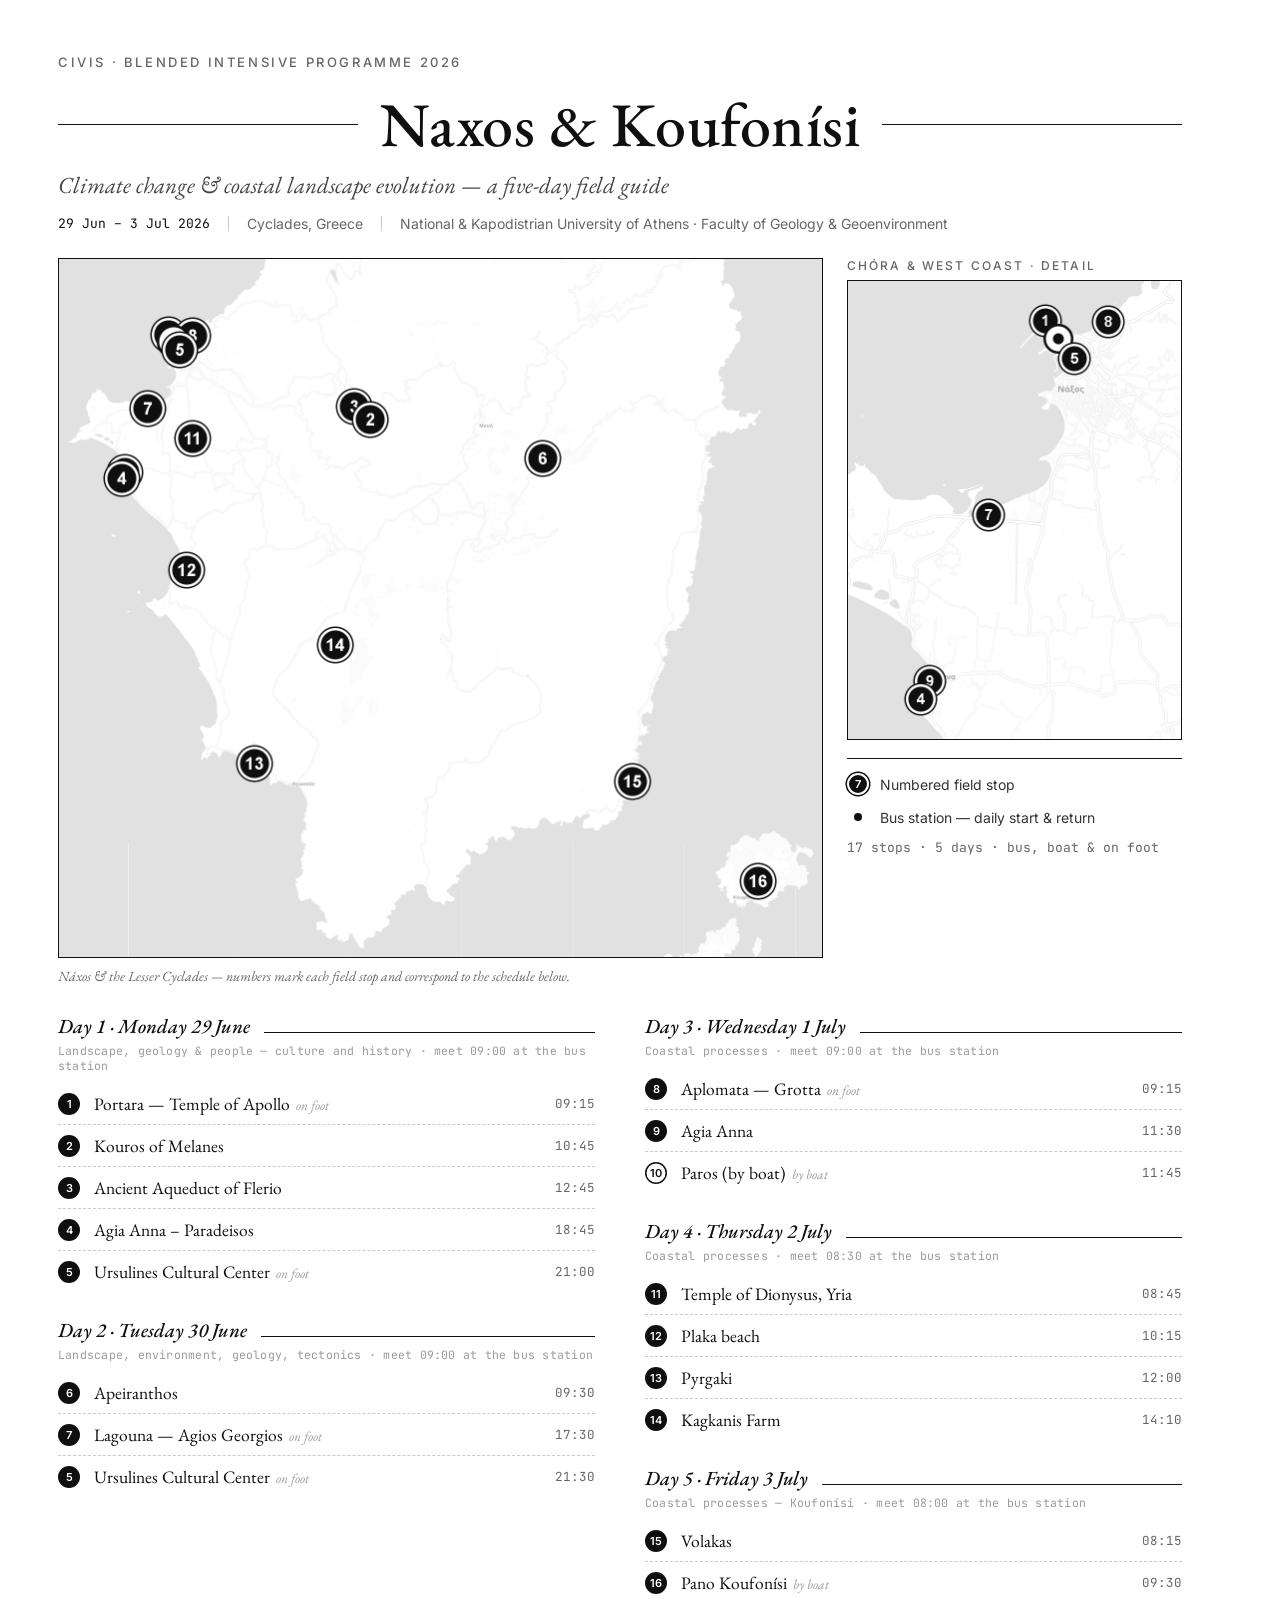
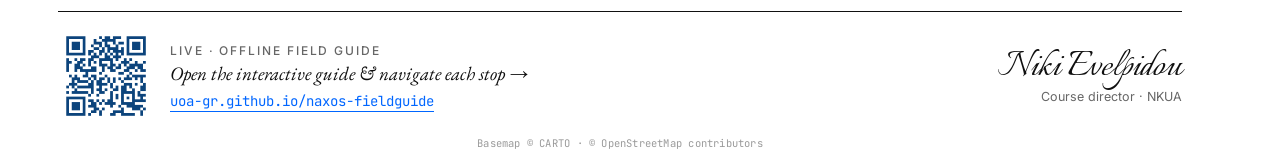
<file: poster.html>
<!DOCTYPE html>
<html lang="en">
<head>
  <meta charset="utf-8" />
  <meta name="viewport" content="width=device-width, initial-scale=1" />
  <title>Naxos &amp; Koufonísi — field-course poster</title>
  <link rel="preconnect" href="https://fonts.googleapis.com" />
  <link rel="preconnect" href="https://fonts.gstatic.com" crossorigin />
  <link href="https://fonts.googleapis.com/css2?family=EB+Garamond:ital,wght@0,400;0,500;1,400;1,500&family=Inter:wght@400;500;600&family=JetBrains+Mono:wght@400;500&family=Italianno&display=swap" rel="stylesheet" />
  <style>
    :root{
      --ink:#0f0f0f; --grey:#666; --faint:#9a9a9a;
      --rule:#111; --dash:#c9c9c9; --accent:#0066ff;
      --serif:'EB Garamond','Iowan Old Style',Georgia,serif;
      --sans:'Inter',-apple-system,'Segoe UI',Roboto,sans-serif;
      --mono:'JetBrains Mono',ui-monospace,Consolas,monospace;
    }
    *{box-sizing:border-box;margin:0;padding:0}
    body{margin:0;background:#fff;font-family:var(--sans);color:var(--ink)}
    .poster{width:1240px;height:1754px;background:#fff;margin:0;padding:54px 58px 44px;
      display:flex;flex-direction:column;overflow:hidden}
    .eyebrow{font:500 13px var(--sans);letter-spacing:.2em;text-transform:uppercase;color:var(--grey)}

    /* ---- masthead ---- */
    .mast{flex:0 0 auto}
    .mast .titlewrap{display:flex;align-items:center;gap:22px;margin:14px 0 6px}
    .mast .titlewrap .rule{flex:1;height:1px;background:var(--rule)}
    .mast h1{font:500 62px var(--serif);letter-spacing:.5px;white-space:nowrap}
    .mast .lede{font:italic 400 23px var(--serif);color:#454545;margin-top:2px}
    .mast .meta{display:flex;align-items:center;gap:18px;margin-top:14px;font-size:14px;color:var(--grey)}
    .mast .meta .v{font-family:var(--mono);color:var(--ink);font-size:13px}
    .mast .meta .sep{width:1px;height:15px;background:var(--dash)}

    /* ---- map row ---- */
    .maprow{display:flex;gap:24px;margin-top:26px;flex:0 0 auto}
    .mapmain{width:766px;height:700px;border:1px solid var(--rule);overflow:hidden;position:relative}
    .mapmain img{width:100%;height:100%;object-fit:cover;display:block}
    .rail{width:336px;display:flex;flex-direction:column}
    .rail .insetcap{font:500 12px var(--sans);letter-spacing:.18em;text-transform:uppercase;color:var(--grey);margin-bottom:7px}
    .inset{width:100%;height:460px;border:1px solid var(--rule);overflow:hidden}
    .inset img{width:100%;height:100%;object-fit:cover;object-position:50% 22%;display:block}
    .legend{margin-top:18px;border-top:1px solid var(--rule);padding-top:14px}
    .legend .li{display:flex;align-items:center;gap:11px;margin-bottom:11px;font-size:14px;color:#333}
    .disc{flex:0 0 auto;width:22px;height:22px;border-radius:50%;background:var(--ink);color:#fff;border:2px solid #fff;
      box-shadow:0 0 0 1.5px var(--ink);display:flex;align-items:center;justify-content:center;font:600 11px var(--sans)}
    .disc.base{background:#fff;box-shadow:none;position:relative}
    .disc.base::after{content:"";width:8px;height:8px;border-radius:50%;background:var(--ink)}
    .legend .count{font-family:var(--mono);font-size:13px;color:var(--grey);margin-top:3px}
    .mapcap{font:italic 400 14px var(--serif);color:var(--grey);margin-top:9px}

    /* ---- stops ---- */
    .stops{flex:1 1 auto;margin-top:28px;column-count:2;column-gap:50px}
    .day{break-inside:avoid;margin-bottom:25px}
    .day:first-child{margin-top:0}
    .dayhead{display:flex;align-items:baseline;gap:14px}
    .dayhead h2{font:italic 500 20px var(--serif);white-space:nowrap}
    .dayhead .r{flex:1;height:1px;background:var(--rule)}
    .daymeet{font-family:var(--mono);font-size:11.5px;color:var(--faint);letter-spacing:.02em;margin:4px 0 10px}
    .row{display:grid;grid-template-columns:26px 1fr auto;align-items:center;gap:10px;
      padding:9px 0;border-bottom:1px dashed var(--dash)}
    .row:last-child{border-bottom:0}
    .row .n{width:22px;height:22px;border-radius:50%;background:var(--ink);color:#fff;
      display:flex;align-items:center;justify-content:center;font:600 11px var(--sans)}
    .row .n.off{background:#fff;color:var(--ink);box-shadow:inset 0 0 0 1.5px var(--ink)}
    .row .nm{font:400 17.5px var(--serif);color:var(--ink)}
    .row .nm small{font:italic 400 13.5px var(--serif);color:var(--faint);margin-left:6px}
    .row .tm{font-family:var(--mono);font-size:12.5px;color:var(--grey)}

    /* ---- footer ---- */
    .foot{flex:0 0 auto;border-top:1px solid var(--rule);padding-top:16px;margin-top:8px;
      display:flex;align-items:center;justify-content:space-between;gap:24px}
    .foot .live{display:flex;align-items:center;gap:16px}
    .foot .live img{width:96px;height:96px;display:block}
    .foot .live .cta .k{font:500 12px var(--sans);letter-spacing:.16em;text-transform:uppercase;color:var(--grey)}
    .foot .live .cta .t{font:italic 400 19px var(--serif);margin:3px 0 4px}
    .foot .live .cta .u{font-family:var(--mono);font-size:14px;color:var(--accent);border-bottom:1px solid var(--accent);padding-bottom:1px}
    .foot .sign{text-align:right}
    .foot .sign .name{font-family:'Italianno',cursive;font-size:44px;line-height:.9;color:var(--ink)}
    .foot .sign .role{font-size:12.5px;color:var(--grey);margin-top:2px}
    .attrib{flex:0 0 auto;text-align:center;font-family:var(--mono);font-size:10.5px;color:var(--faint);margin-top:12px;letter-spacing:.02em}
  </style>
</head>
<body>
  <div class="poster">
    <header class="mast">
      <div class="eyebrow">CIVIS · Blended Intensive Programme 2026</div>
      <div class="titlewrap"><span class="rule"></span><h1>Naxos &amp; Koufonísi</h1><span class="rule"></span></div>
      <div class="lede">Climate change &amp; coastal landscape evolution — a five-day field guide</div>
      <div class="meta">
        <span><span class="v">29 Jun – 3 Jul 2026</span></span><span class="sep"></span>
        <span>Cyclades, Greece</span><span class="sep"></span>
        <span>National &amp; Kapodistrian University of Athens · Faculty of Geology &amp; Geoenvironment</span>
      </div>
    </header>

    <section class="maprow">
      <div class="mapmain"><img src="assets/img/poster-map-main.png" alt="Map of Naxos with field stops" /></div>
      <div class="rail">
        <div class="insetcap">Chóra &amp; west coast · detail</div>
        <div class="inset"><img src="assets/img/poster-map-chora.png" alt="Detail map of Chóra" /></div>
        <div class="legend">
          <div class="li"><span class="disc">7</span><span>Numbered field stop</span></div>
          <div class="li"><span class="disc base"></span><span>Bus station — daily start &amp; return</span></div>
          <div class="count" id="legcount"></div>
        </div>
      </div>
    </section>
    <div class="mapcap">Náxos &amp; the Lesser Cyclades — numbers mark each field stop and correspond to the schedule below.</div>

    <section class="stops" id="stops"></section>

    <footer class="foot">
      <div class="live">
        <img src="naxos-fieldguide-qr.png" alt="QR code to the live field guide" />
        <div class="cta">
          <div class="k">Live · offline field guide</div>
          <div class="t">Open the interactive guide &amp; navigate each stop &rarr;</div>
          <span class="u">uoa-gr.github.io/naxos-fieldguide</span>
        </div>
      </div>
      <div class="sign">
        <div class="name">Niki Evelpidou</div>
        <div class="role">Course director · NKUA</div>
      </div>
    </footer>
    <div class="attrib">Basemap © CARTO · © OpenStreetMap contributors</div>
  </div>

  <script src="assets/js/data.js"></script>
  <script src="assets/js/poster-data.js"></script>
  <script>
    var P = window.POSTER;
    var modeWord = { foot: "on foot", bus: "by bus", boat: "by boat" };
    var host = document.getElementById("stops");
    P.days.forEach(function (d) {
      var day = document.createElement("div");
      day.className = "day";
      var rows = d.stops.map(function (s) {
        var off = s.onMap ? "" : " off";
        var note = s.mode === "boat" ? '<small>by boat</small>' : (s.mode === "foot" ? '<small>on foot</small>' : "");
        return '<div class="row"><span class="n' + off + '">' + s.no + '</span>' +
          '<span class="nm">' + s.title + note + '</span>' +
          '<span class="tm">' + s.time + '</span></div>';
      }).join("");
      day.innerHTML =
        '<div class="dayhead"><h2>Day ' + d.n + ' · ' + d.weekday + ' ' + d.date.replace(" 2026", "") + '</h2><span class="r"></span></div>' +
        '<div class="daymeet">' + d.theme + '  ·  meet ' + d.departure + ' at the bus station</div>' +
        rows;
      host.appendChild(day);
    });
    var total = P.days.reduce(function (a, d) { return a + d.stops.length; }, 0);
    document.getElementById("legcount").textContent = total + " stops · 5 days · bus, boat & on foot";
    window.__posterready = true;
  </script>
</body>
</html>
</file>
